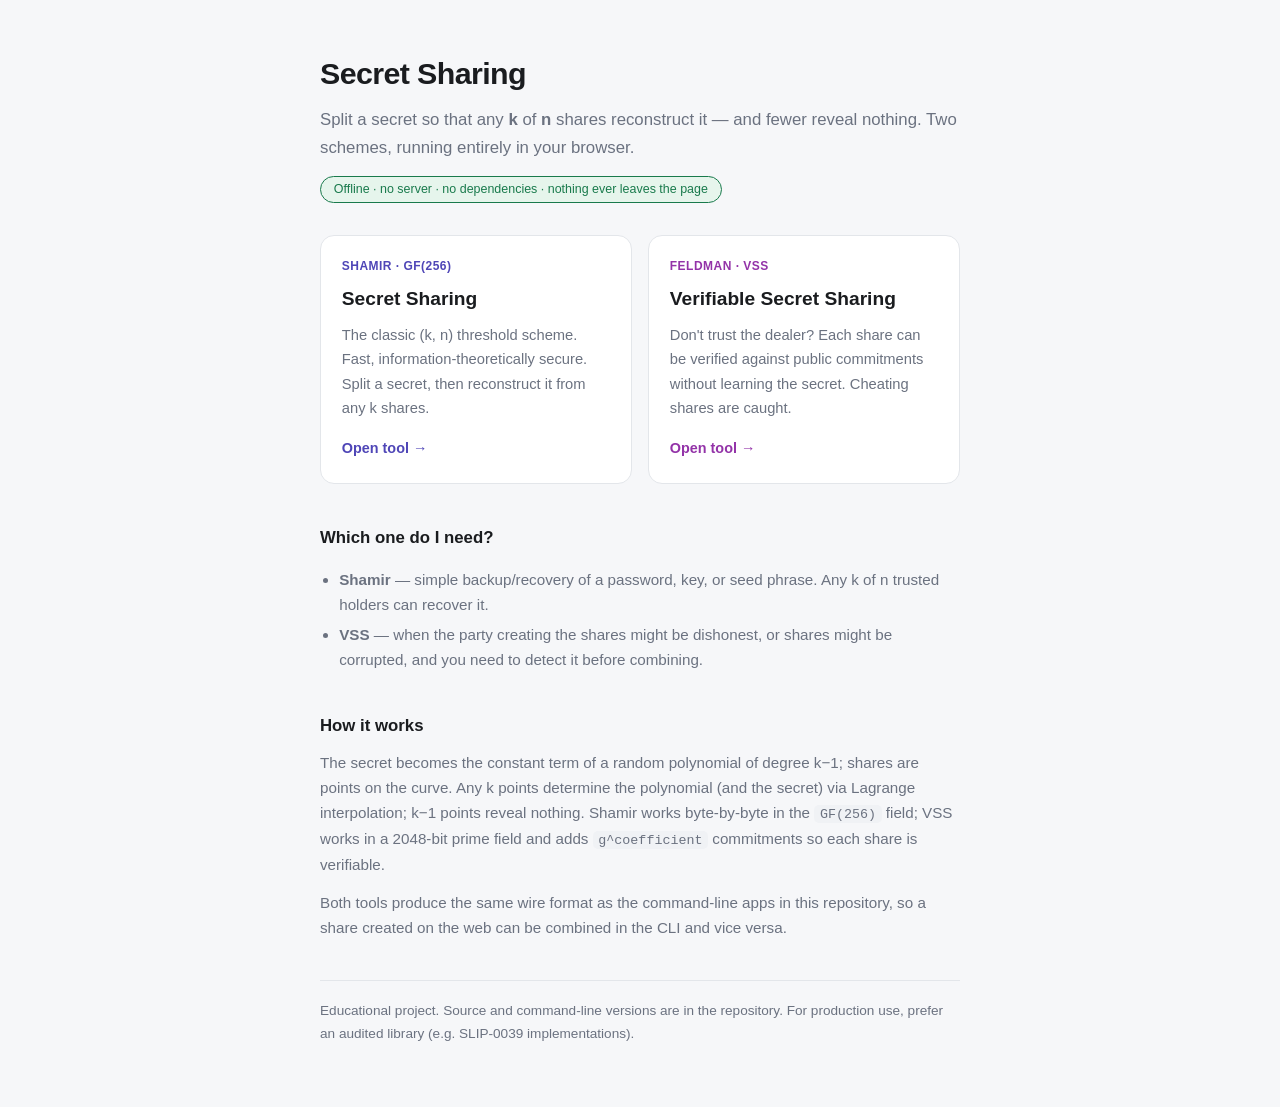
<file: index.html>
<!DOCTYPE html>
<html lang="en">
<head>
<meta charset="utf-8">
<meta name="viewport" content="width=device-width, initial-scale=1">
<title>Secret Sharing — Shamir &amp; Feldman VSS</title>
<style>
:root {
  --bg:#f6f7f9; --surface:#fff; --surface-2:#f0f2f5; --text:#1a1c1f; --muted:#6b7280;
  --border:#e3e6ea; --accent:#4f46b7; --accent-ink:#fff; --ok:#197a4c; --ok-bg:#e6f5ec;
  --magenta:#9333a8; --mono:ui-monospace,"SF Mono",Menlo,Consolas,monospace;
}
@media (prefers-color-scheme:dark){:root{
  --bg:#16181c; --surface:#1e2126; --surface-2:#262a30; --text:#e8eaed; --muted:#9aa0aa;
  --border:#333840; --accent:#8b82e6; --accent-ink:#16181c; --ok:#6bd39a; --ok-bg:#17301f;
  --magenta:#d08be6;
}}
*{box-sizing:border-box}
body{margin:0;background:var(--bg);color:var(--text);line-height:1.65;
  font-family:-apple-system,BlinkMacSystemFont,"Segoe UI",Roboto,sans-serif}
.wrap{max-width:680px;margin:0 auto;padding:3rem 1.25rem 4rem}
h1{margin:0 0 .5rem;font-size:1.9rem;letter-spacing:-.02em}
.lead{margin:0 0 .5rem;color:var(--muted);font-size:1.05rem}
.badge{display:inline-block;margin:.4rem 0 2rem;font-size:.78rem;color:var(--ok);
  background:var(--ok-bg);border:1px solid var(--ok);border-radius:20px;padding:.15rem .8rem}
.cards{display:grid;gap:1rem;grid-template-columns:1fr 1fr}
@media (max-width:560px){.cards{grid-template-columns:1fr}}
.card{display:block;text-decoration:none;color:inherit;background:var(--surface);
  border:1px solid var(--border);border-radius:14px;padding:1.3rem 1.3rem 1.4rem;transition:border-color .15s,transform .15s}
.card:hover{border-color:var(--accent);transform:translateY(-2px)}
.card .kicker{font-size:.75rem;font-weight:600;text-transform:uppercase;letter-spacing:.04em;color:var(--accent)}
.card.vss .kicker{color:var(--magenta)}
.card h2{margin:.4rem 0 .5rem;font-size:1.2rem}
.card p{margin:0 0 .9rem;color:var(--muted);font-size:.92rem}
.card .go{font-size:.9rem;font-weight:600;color:var(--accent)}
.card.vss .go{color:var(--magenta)}
.section{margin-top:2.5rem}
.section h3{font-size:1.05rem;margin:0 0 .6rem}
.section p{margin:0 0 .8rem;color:var(--muted);font-size:.95rem}
.section code{font-family:var(--mono);background:var(--surface-2);padding:.1rem .35rem;border-radius:5px;font-size:.88em}
ul{padding-left:1.2rem;color:var(--muted);font-size:.95rem}
li{margin-bottom:.3rem}
.foot{margin-top:2.5rem;padding-top:1.2rem;border-top:1px solid var(--border);color:var(--muted);font-size:.85rem}
a.inline{color:var(--accent)}
</style>
</head>
<body>
<main class="wrap">
  <h1>Secret Sharing</h1>
  <p class="lead">Split a secret so that any <b>k</b> of <b>n</b> shares reconstruct it — and fewer reveal nothing. Two schemes, running entirely in your browser.</p>
  <span class="badge">Offline · no server · no dependencies · nothing ever leaves the page</span>

  <div class="cards">
    <a class="card" href="shamir.html">
      <div class="kicker">Shamir · GF(256)</div>
      <h2>Secret Sharing</h2>
      <p>The classic (k, n) threshold scheme. Fast, information-theoretically secure. Split a secret, then reconstruct it from any k shares.</p>
      <span class="go">Open tool →</span>
    </a>
    <a class="card vss" href="vss.html">
      <div class="kicker">Feldman · VSS</div>
      <h2>Verifiable Secret Sharing</h2>
      <p>Don't trust the dealer? Each share can be verified against public commitments without learning the secret. Cheating shares are caught.</p>
      <span class="go">Open tool →</span>
    </a>
  </div>

  <div class="section">
    <h3>Which one do I need?</h3>
    <ul>
      <li><b>Shamir</b> — simple backup/recovery of a password, key, or seed phrase. Any k of n trusted holders can recover it.</li>
      <li><b>VSS</b> — when the party creating the shares might be dishonest, or shares might be corrupted, and you need to detect it before combining.</li>
    </ul>
  </div>

  <div class="section">
    <h3>How it works</h3>
    <p>The secret becomes the constant term of a random polynomial of degree k−1; shares are points on the curve. Any k points determine the polynomial (and the secret) via Lagrange interpolation; k−1 points reveal nothing. Shamir works byte-by-byte in the <code>GF(256)</code> field; VSS works in a 2048-bit prime field and adds <code>g^coefficient</code> commitments so each share is verifiable.</p>
    <p>Both tools produce the same wire format as the command-line apps in this repository, so a share created on the web can be combined in the CLI and vice versa.</p>
  </div>

  <div class="foot">
    Educational project. Source and command-line versions are in the repository.
    For production use, prefer an audited library (e.g. SLIP-0039 implementations).
  </div>
</main>
</body>
</html>
</file>
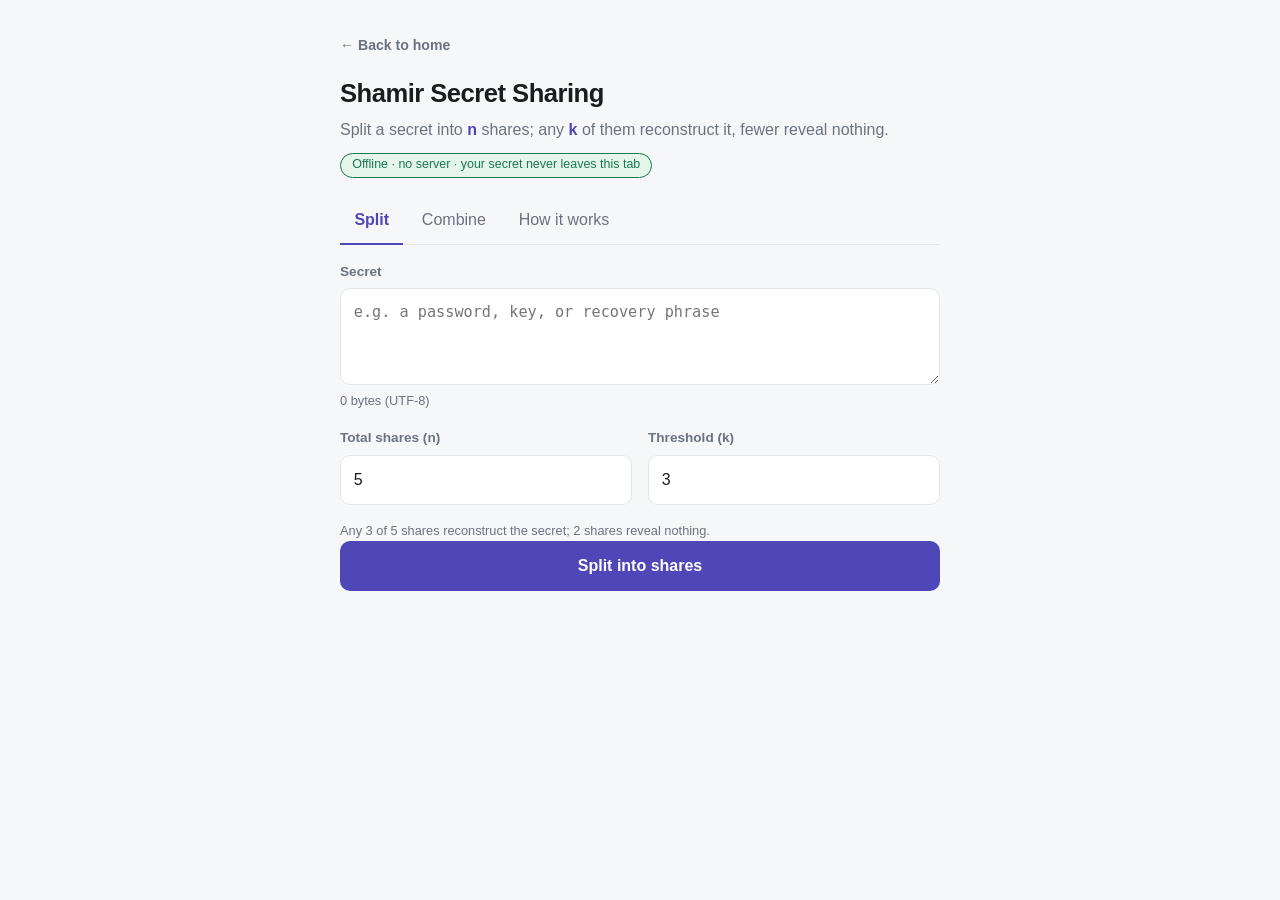
<file: shamir.html>
<!DOCTYPE html>
<html lang="en">
<head>
<meta charset="utf-8">
<meta name="viewport" content="width=device-width, initial-scale=1">
<title>Shamir Secret Sharing</title>
<style>
:root {
  --bg:#f6f7f9; --surface:#fff; --surface-2:#f0f2f5; --text:#1a1c1f; --muted:#6b7280;
  --border:#e3e6ea; --accent:#4f46b7; --accent-ink:#fff; --ok:#197a4c; --ok-bg:#e6f5ec;
  --warn:#8a5a00; --warn-bg:#fdf3e0; --err:#b23b3b; --err-bg:#fcebeb;
  --mono:ui-monospace,"SF Mono","Cascadia Code",Menlo,Consolas,monospace; --radius:12px;
}
@media (prefers-color-scheme:dark){:root{
  --bg:#16181c; --surface:#1e2126; --surface-2:#262a30; --text:#e8eaed; --muted:#9aa0aa;
  --border:#333840; --accent:#8b82e6; --accent-ink:#16181c; --ok:#6bd39a; --ok-bg:#17301f;
  --warn:#e0b060; --warn-bg:#332711; --err:#ec8080; --err-bg:#331717;
}}
*{box-sizing:border-box}
body{margin:0;background:var(--bg);color:var(--text);line-height:1.6;
  font-family:-apple-system,BlinkMacSystemFont,"Segoe UI",Roboto,sans-serif}
.wrap{max-width:640px;margin:0 auto;padding:2rem 1.25rem 4rem}
.home-link{display:inline-flex;align-items:center;gap:.35rem;margin-bottom:1rem;color:var(--muted);
  font-size:.88rem;font-weight:600;text-decoration:none}
.home-link:hover{color:var(--accent)}
.home-link:focus-visible{outline:2px solid var(--accent);outline-offset:4px;border-radius:4px}
.top h1{margin:0 0 .25rem;font-size:1.6rem;letter-spacing:-.02em}
.top .sub{margin:0;color:var(--muted)}
.top b{color:var(--accent);font-weight:600}
.badge{display:inline-block;margin-top:.6rem;font-size:.78rem;color:var(--ok);
  background:var(--ok-bg);border:1px solid var(--ok);border-radius:20px;padding:.1rem .7rem}
.tabs{display:flex;gap:.25rem;margin:1.25rem 0 1rem;border-bottom:1px solid var(--border)}
.tab{appearance:none;border:0;background:none;cursor:pointer;padding:.6rem .9rem;
  font:inherit;color:var(--muted);border-bottom:2px solid transparent;margin-bottom:-1px}
.tab:hover{color:var(--text)}
.tab.is-active{color:var(--accent);border-bottom-color:var(--accent);font-weight:600}
.panel{display:none}
.panel.is-active{display:block;animation:fade .2s ease}
@keyframes fade{from{opacity:0;transform:translateY(4px)}to{opacity:1;transform:none}}
.field{display:flex;flex-direction:column;gap:.35rem;margin-bottom:1rem}
.label{font-size:.85rem;font-weight:600;color:var(--muted)}
textarea,input[type=number]{font:inherit;color:var(--text);background:var(--surface);
  border:1px solid var(--border);border-radius:10px;padding:.7rem .8rem;width:100%;resize:vertical}
textarea{font-family:var(--mono);font-size:.95rem}
textarea:focus,input:focus{outline:2px solid var(--accent);border-color:transparent}
.row{display:flex;gap:1rem}
.row .field{flex:1}
.hint{font-size:.8rem;color:var(--muted);margin:0}
.muted{color:var(--muted)}
button.primary{appearance:none;border:0;cursor:pointer;font:inherit;font-weight:600;
  background:var(--accent);color:var(--accent-ink);padding:.75rem 1.2rem;border-radius:10px;width:100%}
button.primary:hover{filter:brightness(1.08)}
button.primary.grow{width:auto;flex:1}
button.ghost{appearance:none;cursor:pointer;font:inherit;font-size:.82rem;background:var(--surface-2);
  color:var(--text);border:1px solid var(--border);border-radius:8px;padding:.35rem .7rem}
button.ghost:hover{border-color:var(--accent)}
.filebtn{display:inline-flex;align-items:center;cursor:pointer;font-weight:600;background:var(--surface-2);
  color:var(--text);border:1px solid var(--border);border-radius:10px;padding:.75rem 1rem;white-space:nowrap}
.filebtn:hover{border-color:var(--accent)}
.error{background:var(--err-bg);color:var(--err);border-radius:10px;padding:.6rem .8rem;margin:.5rem 0 0;font-size:.9rem}
.warn{background:var(--warn-bg);color:var(--warn);border-radius:10px;padding:.6rem .8rem;font-size:.85rem}
.result-head{display:flex;align-items:center;justify-content:space-between;gap:.5rem;margin:1.5rem 0 .75rem;flex-wrap:wrap}
.result-head span{font-weight:600}
.actions{display:flex;gap:.4rem}
.shares{list-style:none;padding:0;margin:0 0 1rem;display:flex;flex-direction:column;gap:.5rem}
.share{display:flex;align-items:center;gap:.6rem;background:var(--surface);border:1px solid var(--border);
  border-radius:10px;padding:.55rem .7rem}
.share .idx{flex:0 0 auto;font-size:.8rem;font-weight:600;color:var(--accent);background:var(--surface-2);
  border-radius:6px;padding:.15rem .5rem}
.share code{flex:1;font-family:var(--mono);font-size:.82rem;word-break:break-all}
.secret-out{font-family:var(--mono);font-size:1.05rem;word-break:break-word;background:var(--ok-bg);
  color:var(--ok);border:1px solid var(--ok);border-radius:10px;padding:.9rem 1rem;margin:.35rem 0 1rem}
.about p{margin:0 0 .9rem}
.about ul{margin:0 0 .9rem;padding-left:1.2rem}
.about li{margin-bottom:.3rem}
.about code{font-family:var(--mono);background:var(--surface-2);padding:.1rem .35rem;border-radius:5px;font-size:.9em}
.about b{font-weight:600}
.toast{position:fixed;bottom:1.5rem;left:50%;transform:translateX(-50%);background:var(--text);
  color:var(--bg);padding:.5rem 1rem;border-radius:8px;font-size:.85rem;opacity:0;transition:opacity .2s;pointer-events:none}
.toast.show{opacity:1}
</style>
</head>
<body>
<main class="wrap">
  <a class="home-link" href="index.html" aria-label="Back to home">&larr; Back to home</a>
  <header class="top">
    <h1>Shamir Secret Sharing</h1>
    <p class="sub">Split a secret into <b>n</b> shares; any <b>k</b> of them reconstruct it, fewer reveal nothing.</p>
    <span class="badge">Offline · no server · your secret never leaves this tab</span>
  </header>

  <nav class="tabs" role="tablist">
    <button class="tab is-active" data-tab="split" role="tab">Split</button>
    <button class="tab" data-tab="combine" role="tab">Combine</button>
    <button class="tab" data-tab="about" role="tab">How it works</button>
  </nav>

  <section class="panel is-active" data-panel="split">
    <label class="field">
      <span class="label">Secret</span>
      <textarea id="secret" rows="3" placeholder="e.g. a password, key, or recovery phrase"></textarea>
      <span class="hint" id="secret-hint">0 bytes</span>
    </label>
    <div class="row">
      <label class="field"><span class="label">Total shares (n)</span>
        <input id="n" type="number" min="2" max="255" value="5"></label>
      <label class="field"><span class="label">Threshold (k)</span>
        <input id="k" type="number" min="2" max="255" value="3"></label>
    </div>
    <p class="hint" id="scheme-hint"></p>
    <button class="primary" id="do-split">Split into shares</button>
    <p class="error" id="split-error" hidden></p>
    <div id="split-result" hidden>
      <div class="result-head">
        <span id="split-summary"></span>
        <div class="actions">
          <button class="ghost" id="copy-all">Copy all</button>
          <button class="ghost" id="download-all">Download .txt</button>
        </div>
      </div>
      <ul class="shares" id="shares"></ul>
      <p class="warn">Store the shares in different places. If you lose more than n−k of them the secret is unrecoverable.</p>
    </div>
  </section>

  <section class="panel" data-panel="combine">
    <label class="field">
      <span class="label">Shares</span>
      <textarea id="shares-in" rows="6" placeholder="Paste one share per line:&#10;SSS1-....&#10;SSS1-...."></textarea>
      <span class="hint">One share per line. You can paste them or load from files.</span>
    </label>
    <div class="row">
      <label class="filebtn">Add from file(s)
        <input id="file-in" type="file" accept=".txt" multiple hidden></label>
      <button class="primary grow" id="do-combine">Reconstruct the secret</button>
    </div>
    <p class="error" id="combine-error" hidden></p>
    <div id="combine-result" hidden>
      <span class="label">Reconstructed secret</span>
      <div class="secret-out" id="secret-out"></div>
      <p class="warn" id="combine-warn" hidden></p>
    </div>
  </section>

  <section class="panel" data-panel="about">
    <div class="about">
      <p>A <b>(k, n) threshold scheme</b>: the secret is the constant term of a secret polynomial of degree (k-1). Shares are points on that curve.</p>
      <ul>
        <li><b>Any k shares</b> determine the curve uniquely → the secret is recovered.</li>
        <li><b>Fewer than k shares</b> fit infinitely many curves → zero information (every secret equally likely).</li>
      </ul>
      <p>The secret is converted to UTF-8 bytes and each byte is shared independently in the <b>GF(256)</b> finite field (addition = XOR, multiplication modulo the AES polynomial). This prevents overflow and leakage.</p>
      <p class="muted">All computation runs inside your browser; nothing is sent anywhere. Randomness is cryptographic via <code>crypto.getRandomValues</code>. For educational use.</p>
    </div>
  </section>
</main>

<script>
"use strict";

/* ─── GF(256) finite-field arithmetic (AES polynomial 0x11B) ──────────────── */
const EXP = new Uint8Array(512), LOG = new Uint8Array(256);
(function buildTables(){
  const mulNoTable = (a,b)=>{ let p=0; while(b){ if(b&1)p^=a; b>>=1; a<<=1; if(a&0x100)a^=0x11b; } return p; };
  let x = 1;
  for(let i=0;i<255;i++){ EXP[i]=x; LOG[x]=i; x = mulNoTable(x, 3); }
  for(let i=255;i<512;i++) EXP[i] = EXP[i-255];
})();
const gmul = (a,b)=> (a===0||b===0) ? 0 : EXP[LOG[a]+LOG[b]];
const gdiv = (a,b)=>{ if(b===0) throw new Error("division by zero"); return a===0 ? 0 : EXP[LOG[a]-LOG[b]+255]; };
function evalPoly(coeffs, x){ let r=0; for(let i=coeffs.length-1;i>=0;i--) r = gmul(r,x) ^ coeffs[i]; return r; }
function lagrangeAt0(points){
  let result=0;
  for(let i=0;i<points.length;i++){
    let num=1, den=1;
    for(let j=0;j<points.length;j++){
      if(i===j) continue;
      num = gmul(num, points[j].x);
      den = gmul(den, points[i].x ^ points[j].x);
    }
    result ^= gmul(points[i].y, gdiv(num, den));
  }
  return result;
}

/* ─── Split / combine ─────────────────────────────────────────────────────── */
function splitSecret(bytes, k, n){
  if(bytes.length===0) throw new Error("The secret cannot be empty.");
  if(k<2) throw new Error("The threshold (k) must be at least 2.");
  if(n<k) throw new Error("The number of shares (n) cannot be less than the threshold (k).");
  if(n>255) throw new Error("The number of shares can be at most 255.");
  const xs = Array.from({length:n},(_,i)=>i+1);
  const ys = xs.map(()=>[]);
  for(const sb of bytes){
    const coeffs = [sb];
    const rnd = new Uint8Array(k-1);
    crypto.getRandomValues(rnd);
    for(const r of rnd) coeffs.push(r);
    xs.forEach((x,idx)=> ys[idx].push(evalPoly(coeffs, x)));
  }
  return xs.map((x,idx)=>({x, y:Uint8Array.from(ys[idx])}));
}
function combineShares(shares){
  const len = shares[0].y.length;
  const out = new Uint8Array(len);
  for(let bi=0; bi<len; bi++){
    const points = shares.map(s=>({x:s.x, y:s.y[bi]}));
    out[bi] = lagrangeAt0(points);
  }
  return out;
}

/* ─── Share encoding:  SSS1-<setid>-<k>-<x>-<hexY>-<crc>  (matches Python) ── */
function crc16(str){                              // same as zlib.crc32 & 0xFFFF
  let crc = ~0 >>> 0;
  for(let i=0;i<str.length;i++){
    crc ^= str.charCodeAt(i);
    for(let j=0;j<8;j++) crc = (crc>>>1) ^ (0xEDB88320 & -(crc & 1));
  }
  return (~crc >>> 0) & 0xFFFF;
}
const hex2 = b => b.toString(16).padStart(2,"0");
const hex4 = n => (n & 0xFFFF).toString(16).padStart(4,"0");
const bytesToHex = u8 => Array.from(u8, hex2).join("");
function hexToBytes(h){
  if(h.length%2) throw new Error("odd-length hex");
  const out = new Uint8Array(h.length/2);
  for(let i=0;i<out.length;i++){
    const v = parseInt(h.substr(i*2,2),16);
    if(Number.isNaN(v)) throw new Error("invalid hex");
    out[i]=v;
  }
  return out;
}
const newSetId = () => crypto.getRandomValues(new Uint16Array(1))[0];

function encodeShare(x, y, k, setId){
  const body = `SSS1-${hex4(setId)}-${k}-${x}-${bytesToHex(y)}`;
  return `${body}-${hex4(crc16(body))}`;
}
function decodeShare(text){
  const parts = text.trim().split("-");
  if(parts.length!==6 || parts[0]!=="SSS1")
    throw new Error("Unrecognized share format (expected SSS1-<setid>-<k>-<x>-<hex>-<crc>).");
  const body = parts.slice(0,5).join("-");
  if(crc16(body) !== parseInt(parts[5],16))
    throw new Error("Checksum mismatch — the share may be mistyped.");
  const setId = parseInt(parts[1],16), k = parseInt(parts[2],10), x = parseInt(parts[3],10);
  const y = hexToBytes(parts[4]);
  if(!(x>=1 && x<=255)) throw new Error(`Invalid share number x=${x}.`);
  if(!(k>=2)) throw new Error(`Invalid threshold k=${k}.`);
  if(y.length===0) throw new Error("The share's data part is empty.");
  return {setId, threshold:k, x, y};
}

/* ─── UI ────────────────────────────────────────────────────────────────────── */
const $ = s=>document.querySelector(s), $$ = s=>document.querySelectorAll(s);
const enc = new TextEncoder();

$$(".tab").forEach(tab=> tab.addEventListener("click", ()=>{
  $$(".tab").forEach(t=>t.classList.remove("is-active"));
  $$(".panel").forEach(p=>p.classList.remove("is-active"));
  tab.classList.add("is-active");
  $(`.panel[data-panel="${tab.dataset.tab}"]`).classList.add("is-active");
}));

function toast(msg){
  let el=$(".toast");
  if(!el){ el=document.createElement("div"); el.className="toast"; document.body.appendChild(el); }
  el.textContent=msg; el.classList.add("show");
  clearTimeout(el._t); el._t=setTimeout(()=>el.classList.remove("show"),1600);
}
async function copyText(text){
  try{ await navigator.clipboard.writeText(text); toast("Copied"); }
  catch{
    const ta=document.createElement("textarea"); ta.value=text; document.body.appendChild(ta);
    ta.select(); try{ document.execCommand("copy"); toast("Copied"); }catch{ toast("Copy failed"); }
    ta.remove();
  }
}

const secretEl=$("#secret"), nEl=$("#n"), kEl=$("#k"),
      secretHint=$("#secret-hint"), schemeHint=$("#scheme-hint");
function updateHints(){
  secretHint.textContent = `${enc.encode(secretEl.value).length} bytes (UTF-8)`;
  const n=parseInt(nEl.value,10), k=parseInt(kEl.value,10);
  if(Number.isInteger(n)&&Number.isInteger(k)&&n>=2&&k>=2&&k<=n){
    schemeHint.textContent=`Any ${k} of ${n} shares reconstruct the secret; ${k-1} shares reveal nothing.`;
    schemeHint.style.color="";
  }else if(k>n){ schemeHint.textContent="The threshold (k) cannot exceed the number of shares (n)."; schemeHint.style.color="var(--err)"; }
  else{ schemeHint.textContent="n and k must be at least 2."; schemeHint.style.color="var(--err)"; }
}
[secretEl,nEl,kEl].forEach(el=>el.addEventListener("input",updateHints));
updateHints();

let lastShares=[];
$("#do-split").addEventListener("click", ()=>{
  const err=$("#split-error"), result=$("#split-result");
  err.hidden=true;
  try{
    const n=parseInt(nEl.value,10), k=parseInt(kEl.value,10);
    if(!Number.isInteger(n)||!Number.isInteger(k)) throw new Error("n and k must be integers.");
    const bytes=enc.encode(secretEl.value);
    const shares=splitSecret(bytes,k,n);
    const setId=newSetId();
    lastShares=shares.map(s=>encodeShare(s.x,s.y,k,setId));
    $("#split-summary").textContent=`${n} shares · threshold ${k} · set ${hex4(setId)}`;
    const ul=$("#shares"); ul.innerHTML="";
    lastShares.forEach((line,i)=>{
      const li=document.createElement("li"); li.className="share";
      const idx=document.createElement("span"); idx.className="idx"; idx.textContent=`Share ${i+1}`;
      const code=document.createElement("code"); code.textContent=line;
      const copy=document.createElement("button"); copy.className="ghost"; copy.textContent="Copy";
      copy.addEventListener("click",()=>copyText(line));
      li.append(idx,code,copy); ul.appendChild(li);
    });
    result.hidden=false;
  }catch(e){ err.textContent=e.message; err.hidden=false; result.hidden=true; }
});
$("#copy-all").addEventListener("click",()=>copyText(lastShares.join("\n")));
$("#download-all").addEventListener("click",()=>{
  const header="# Shamir Secret Sharing shares\n# One share per line. Combining requires a threshold number of shares.\n";
  const blob=new Blob([header+lastShares.join("\n")+"\n"],{type:"text/plain"});
  const a=document.createElement("a"); a.href=URL.createObjectURL(blob);
  a.download="shamir-shares.txt"; a.click(); URL.revokeObjectURL(a.href);
});

const sharesIn=$("#shares-in");
$("#file-in").addEventListener("change", async e=>{
  const texts=await Promise.all([...e.target.files].map(f=>f.text()));
  const lines=texts.join("\n").split(/\r?\n/).map(l=>l.trim()).filter(l=>l&&!l.startsWith("#"));
  const existing=sharesIn.value.trim();
  sharesIn.value=(existing?existing+"\n":"")+lines.join("\n");
  e.target.value=""; toast(`${lines.length} shares added`);
});
$("#do-combine").addEventListener("click", ()=>{
  const err=$("#combine-error"), result=$("#combine-result"), warn=$("#combine-warn");
  err.hidden=true;
  try{
    const lines=sharesIn.value.split(/\r?\n/).map(l=>l.trim()).filter(Boolean);
    const parsed=[]; const seen=new Set();
    for(const line of lines){
      const s=decodeShare(line);          // errors are caught with their message
      if(seen.has(s.x)) continue;
      seen.add(s.x); parsed.push(s);
    }
    if(parsed.length<2) throw new Error("At least two valid, unique shares are needed.");
    const setIds=new Set(parsed.map(s=>s.setId));
    const k=Math.min(...parsed.map(s=>s.threshold));
    if(parsed.length<k) throw new Error(`Not enough shares: ${parsed.length} present, at least ${k} required.`);
    const lengths=new Set(parsed.map(s=>s.y.length));
    if(lengths.size>1) throw new Error("Shares have different lengths — they may belong to different secrets.");
    const secret=combineShares(parsed);
    const out=$("#secret-out");
    try{
      out.textContent=new TextDecoder("utf-8",{fatal:true}).decode(secret);
    }catch{
      out.textContent="Raw bytes (hex): "+bytesToHex(secret);
    }
    if(setIds.size>1){
      warn.textContent="Shares come from different splits (set ids differ); the result may be meaningless.";
      warn.hidden=false;
    }else warn.hidden=true;
    result.hidden=false;
  }catch(e){ err.textContent=e.message; err.hidden=false; result.hidden=true; }
});
</script>
</body>
</html>
</file>
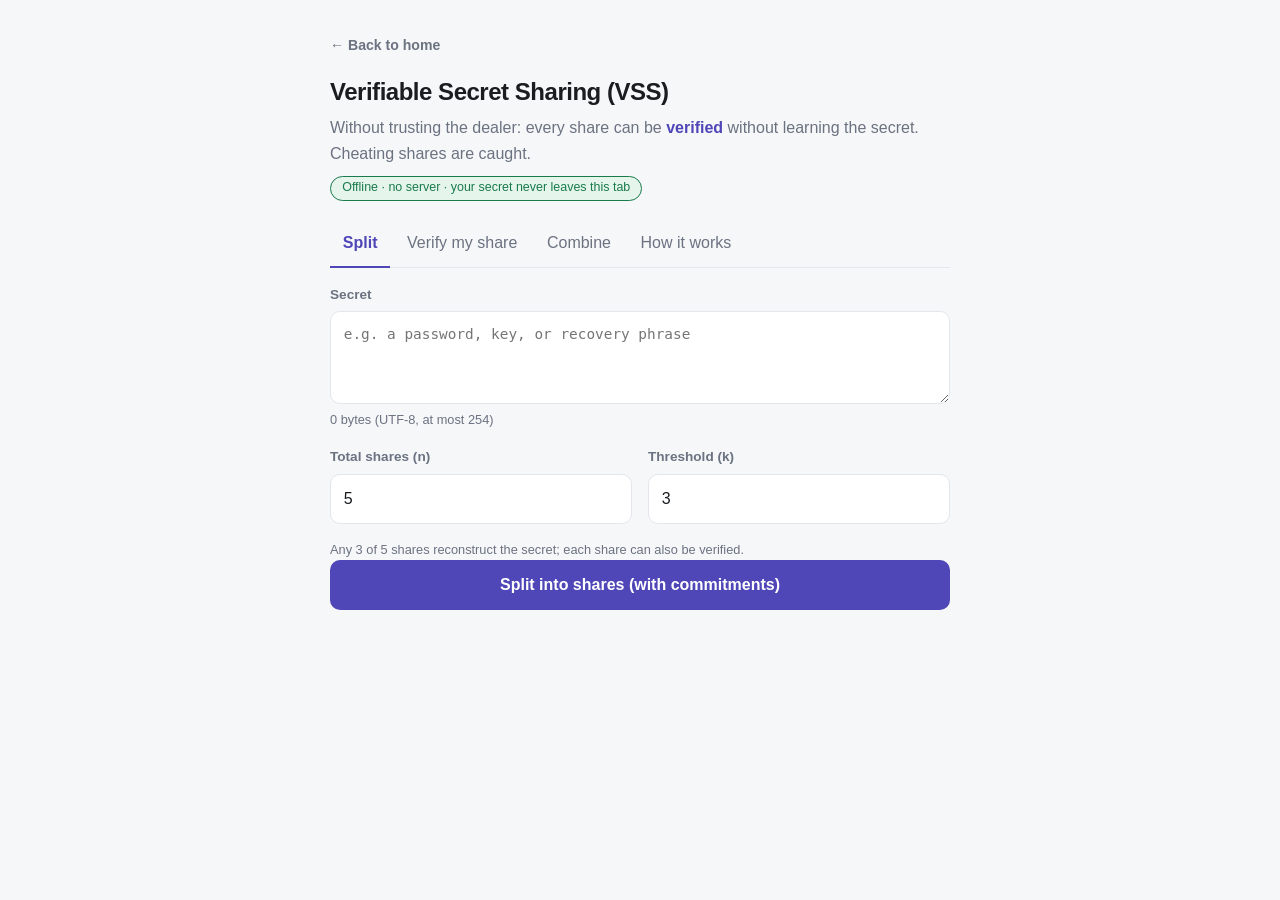
<file: vss.html>
<!DOCTYPE html>
<html lang="en">
<head>
<meta charset="utf-8">
<meta name="viewport" content="width=device-width, initial-scale=1">
<title>Verifiable Secret Sharing (VSS)</title>
<style>
:root {
  --bg:#f6f7f9; --surface:#fff; --surface-2:#f0f2f5; --text:#1a1c1f; --muted:#6b7280;
  --border:#e3e6ea; --accent:#4f46b7; --accent-ink:#fff; --ok:#197a4c; --ok-bg:#e6f5ec;
  --warn:#8a5a00; --warn-bg:#fdf3e0; --err:#b23b3b; --err-bg:#fcebeb; --magenta:#9333a8;
  --mono:ui-monospace,"SF Mono","Cascadia Code",Menlo,Consolas,monospace; --radius:12px;
}
@media (prefers-color-scheme:dark){:root{
  --bg:#16181c; --surface:#1e2126; --surface-2:#262a30; --text:#e8eaed; --muted:#9aa0aa;
  --border:#333840; --accent:#8b82e6; --accent-ink:#16181c; --ok:#6bd39a; --ok-bg:#17301f;
  --warn:#e0b060; --warn-bg:#332711; --err:#ec8080; --err-bg:#331717; --magenta:#d08be6;
}}
*{box-sizing:border-box}
body{margin:0;background:var(--bg);color:var(--text);line-height:1.6;
  font-family:-apple-system,BlinkMacSystemFont,"Segoe UI",Roboto,sans-serif}
.wrap{max-width:660px;margin:0 auto;padding:2rem 1.25rem 4rem}
.home-link{display:inline-flex;align-items:center;gap:.35rem;margin-bottom:1rem;color:var(--muted);
  font-size:.88rem;font-weight:600;text-decoration:none}
.home-link:hover{color:var(--accent)}
.home-link:focus-visible{outline:2px solid var(--accent);outline-offset:4px;border-radius:4px}
.top h1{margin:0 0 .25rem;font-size:1.5rem;letter-spacing:-.02em}
.top .sub{margin:0;color:var(--muted)}
.top b{color:var(--accent);font-weight:600}
.badge{display:inline-block;margin-top:.6rem;font-size:.78rem;color:var(--ok);
  background:var(--ok-bg);border:1px solid var(--ok);border-radius:20px;padding:.1rem .7rem}
.tabs{display:flex;gap:.25rem;margin:1.25rem 0 1rem;border-bottom:1px solid var(--border);flex-wrap:wrap}
.tab{appearance:none;border:0;background:none;cursor:pointer;padding:.6rem .8rem;
  font:inherit;color:var(--muted);border-bottom:2px solid transparent;margin-bottom:-1px}
.tab:hover{color:var(--text)}
.tab.is-active{color:var(--accent);border-bottom-color:var(--accent);font-weight:600}
.panel{display:none}
.panel.is-active{display:block;animation:fade .2s ease}
@keyframes fade{from{opacity:0;transform:translateY(4px)}to{opacity:1;transform:none}}
.field{display:flex;flex-direction:column;gap:.35rem;margin-bottom:1rem}
.label{font-size:.85rem;font-weight:600;color:var(--muted)}
textarea,input[type=number]{font:inherit;color:var(--text);background:var(--surface);
  border:1px solid var(--border);border-radius:10px;padding:.7rem .8rem;width:100%;resize:vertical}
textarea{font-family:var(--mono);font-size:.9rem}
textarea:focus,input:focus{outline:2px solid var(--accent);border-color:transparent}
.row{display:flex;gap:1rem}
.row .field{flex:1}
.hint{font-size:.8rem;color:var(--muted);margin:0}
.muted{color:var(--muted)}
button.primary{appearance:none;border:0;cursor:pointer;font:inherit;font-weight:600;
  background:var(--accent);color:var(--accent-ink);padding:.75rem 1.2rem;border-radius:10px;width:100%}
button.primary:hover{filter:brightness(1.08)}
button.ghost{appearance:none;cursor:pointer;font:inherit;font-size:.82rem;background:var(--surface-2);
  color:var(--text);border:1px solid var(--border);border-radius:8px;padding:.35rem .7rem}
button.ghost:hover{border-color:var(--accent)}
.error{background:var(--err-bg);color:var(--err);border-radius:10px;padding:.6rem .8rem;margin:.5rem 0 0;font-size:.9rem}
.warn{background:var(--warn-bg);color:var(--warn);border-radius:10px;padding:.6rem .8rem;font-size:.85rem}
.result-head{display:flex;align-items:center;justify-content:space-between;gap:.5rem;margin:1.5rem 0 .5rem;flex-wrap:wrap}
.result-head span{font-weight:600}
.actions{display:flex;gap:.4rem}
.shares{list-style:none;padding:0;margin:0 0 1rem;display:flex;flex-direction:column;gap:.5rem}
.share{display:flex;align-items:center;gap:.6rem;background:var(--surface);border:1px solid var(--border);
  border-radius:10px;padding:.55rem .7rem}
.share .idx{flex:0 0 auto;font-size:.8rem;font-weight:600;color:var(--accent);background:var(--surface-2);
  border-radius:6px;padding:.15rem .5rem}
.share code{flex:1;font-family:var(--mono);font-size:.78rem;word-break:break-all}
.commit-box{background:var(--surface);border:1px solid var(--magenta);border-radius:10px;
  padding:.6rem .7rem;margin:.35rem 0 1rem}
.commit-box .lbl{font-size:.8rem;font-weight:600;color:var(--magenta);display:block;margin-bottom:.3rem}
.commit-box code{font-family:var(--mono);font-size:.75rem;word-break:break-all;color:var(--text)}
.secret-out{font-family:var(--mono);font-size:1.05rem;word-break:break-word;background:var(--ok-bg);
  color:var(--ok);border:1px solid var(--ok);border-radius:10px;padding:.9rem 1rem;margin:.35rem 0 1rem}
.verdict{border-radius:10px;padding:.9rem 1rem;margin:.5rem 0;font-weight:600}
.verdict.ok{background:var(--ok-bg);color:var(--ok);border:1px solid var(--ok)}
.verdict.bad{background:var(--err-bg);color:var(--err);border:1px solid var(--err)}
.about p{margin:0 0 .9rem}
.about ul{margin:0 0 .9rem;padding-left:1.2rem}
.about li{margin-bottom:.3rem}
.about code{font-family:var(--mono);background:var(--surface-2);padding:.1rem .35rem;border-radius:5px;font-size:.9em}
.about b{font-weight:600}
.toast{position:fixed;bottom:1.5rem;left:50%;transform:translateX(-50%);background:var(--text);
  color:var(--bg);padding:.5rem 1rem;border-radius:8px;font-size:.85rem;opacity:0;transition:opacity .2s;pointer-events:none}
.toast.show{opacity:1}
</style>
</head>
<body>
<main class="wrap">
  <a class="home-link" href="index.html" aria-label="Back to home">&larr; Back to home</a>
  <header class="top">
    <h1>Verifiable Secret Sharing (VSS)</h1>
    <p class="sub">Without trusting the dealer: every share can be <b>verified</b> without learning the secret. Cheating shares are caught.</p>
    <span class="badge">Offline · no server · your secret never leaves this tab</span>
  </header>

  <nav class="tabs" role="tablist">
    <button class="tab is-active" data-tab="split" role="tab">Split</button>
    <button class="tab" data-tab="verify" role="tab">Verify my share</button>
    <button class="tab" data-tab="combine" role="tab">Combine</button>
    <button class="tab" data-tab="about" role="tab">How it works</button>
  </nav>

  <!-- SPLIT -->
  <section class="panel is-active" data-panel="split">
    <label class="field">
      <span class="label">Secret</span>
      <textarea id="secret" rows="3" placeholder="e.g. a password, key, or recovery phrase"></textarea>
      <span class="hint" id="secret-hint">0 bytes</span>
    </label>
    <div class="row">
      <label class="field"><span class="label">Total shares (n)</span>
        <input id="n" type="number" min="2" max="255" value="5"></label>
      <label class="field"><span class="label">Threshold (k)</span>
        <input id="k" type="number" min="2" max="255" value="3"></label>
    </div>
    <p class="hint" id="scheme-hint"></p>
    <button class="primary" id="do-split">Split into shares (with commitments)</button>
    <p class="error" id="split-error" hidden></p>
    <div id="split-result" hidden>
      <div class="result-head">
        <span id="split-summary"></span>
        <div class="actions">
          <button class="ghost" id="copy-shares">Copy shares</button>
          <button class="ghost" id="download-all">Download .txt</button>
        </div>
      </div>
      <ul class="shares" id="shares"></ul>
      <div class="commit-box">
        <span class="lbl">Commitments (public — share these for verification)</span>
        <code id="commit-text"></code>
        <div style="margin-top:.5rem"><button class="ghost" id="copy-commit">Copy commitments</button></div>
      </div>
      <p class="warn">Keep the shares secret, share the commitments openly. Shareholders can check their share under "Verify my share".</p>
    </div>
  </section>

  <!-- VERIFY -->
  <section class="panel" data-panel="verify">
    <label class="field">
      <span class="label">Commitments (VCOM1-…)</span>
      <textarea id="v-commit" rows="3" placeholder="VCOM1-...."></textarea>
    </label>
    <label class="field">
      <span class="label">Share to verify (VSS1-…)</span>
      <textarea id="v-share" rows="2" placeholder="VSS1-...."></textarea>
    </label>
    <button class="primary" id="do-verify">Verify share</button>
    <p class="error" id="verify-error" hidden></p>
    <div id="verify-verdict"></div>
  </section>

  <!-- COMBINE -->
  <section class="panel" data-panel="combine">
    <label class="field">
      <span class="label">Shares (one per line)</span>
      <textarea id="c-shares" rows="5" placeholder="VSS1-....&#10;VSS1-...."></textarea>
    </label>
    <label class="field">
      <span class="label">Commitments — optional</span>
      <textarea id="c-commit" rows="2" placeholder="VCOM1-…  (if provided, every share is verified and bad ones are dropped)"></textarea>
    </label>
    <button class="primary" id="do-combine">Reconstruct the secret</button>
    <p class="error" id="combine-error" hidden></p>
    <div id="combine-result" hidden>
      <span class="label">Reconstructed secret</span>
      <div class="secret-out" id="secret-out"></div>
      <p class="warn" id="combine-warn" hidden></p>
    </div>
  </section>

  <!-- ABOUT -->
  <section class="panel" data-panel="about">
    <div class="about">
      <p>With classic Shamir you have to <b>trust the dealer</b> who creates the shares. Feldman VSS removes that: the dealer publishes public <b>commitments</b> to the coefficients.</p>
      <ul>
        <li>Commitment <code>C_j = g^(a_j) mod p</code> — reveals nothing about the secret (the discrete log is hard).</li>
        <li>Verification: if <code>g^share == Π C_j^(x^j) mod p</code> holds, the share is honest.</li>
        <li>If it fails, the share is corrupted or the dealer cheated — <b>caught immediately</b>.</li>
      </ul>
      <p>Group: RFC 3526 2048-bit safe prime. The secret is encoded as a single integer in <code>Z_q</code> (at most ~254 bytes) and recovered by Lagrange interpolation.</p>
      <p class="muted">All computation runs inside your browser (BigInt); nothing is sent anywhere. The share/commitment format matches <code>vss.py</code> exactly. For educational use.</p>
    </div>
  </section>
</main>

<script>
"use strict";

/* ─── Group parameters: RFC 3526 2048-bit safe prime ──────────────────────── */
const P = BigInt("0x" +
  "FFFFFFFFFFFFFFFFC90FDAA22168C234C4C6628B80DC1CD1"+
  "29024E088A67CC74020BBEA63B139B22514A08798E3404DD"+
  "EF9519B3CD3A431B302B0A6DF25F14374FE1356D6D51C245"+
  "E485B576625E7EC6F44C42E9A637ED6B0BFF5CB6F406B7ED"+
  "EE386BFB5A899FA5AE9F24117C4B1FE649286651ECE45B3D"+
  "C2007CB8A163BF0598DA48361C55D39A69163FA8FD24CF5F"+
  "83655D23DCA3AD961C62F356208552BB9ED529077096966D"+
  "670C354E4ABC9804F1746C08CA18217C32905E462E36CE3B"+
  "E39E772C180E86039B2783A2EC07A28FB5C55DF06F4C52C9"+
  "DE2BCBF6955817183995497CEA956AE515D2261898FA0510"+
  "15728E5A8AACAA68FFFFFFFFFFFFFFFF");
const Q = (P - 1n) / 2n;
const G = 4n;
const MAX_SECRET_BYTES = Math.floor((Q.toString(2).length - 1) / 8) - 1;

/* ─── Modular arithmetic ──────────────────────────────────────────────────── */
function modpow(base, exp, mod){
  base %= mod; if(base < 0n) base += mod;
  let result = 1n;
  while(exp > 0n){
    if(exp & 1n) result = (result * base) % mod;
    exp >>= 1n;
    base = (base * base) % mod;
  }
  return result;
}
const modinv = (a) => modpow(((a % Q)+Q)%Q, Q - 2n, Q);   // Q prime (Fermat)

function randomBelow(q){
  const bytes = Math.ceil(q.toString(2).length / 8) + 8;   // extra bytes: negligible bias
  const buf = new Uint8Array(bytes);
  crypto.getRandomValues(buf);
  let n = 0n; for(const b of buf) n = (n << 8n) | BigInt(b);
  return n % q;
}

/* ─── Secret encoding (single integer in Z_q, 0x01 marker) ────────────────── */
function encodeSecret(bytes){
  if(bytes.length === 0) throw new Error("The secret cannot be empty.");
  if(bytes.length > MAX_SECRET_BYTES) throw new Error(`The secret is too long (at most ${MAX_SECRET_BYTES} bytes).`);
  let n = 1n; for(const b of bytes) n = (n << 8n) | BigInt(b);
  if(n >= Q) throw new Error("The secret does not fit in the group order.");
  return n;
}
function decodeSecret(m){
  const out = [];
  while(m > 0n){ out.unshift(Number(m & 0xFFn)); m >>= 8n; }
  if(out.length === 0 || out[0] !== 1) throw new Error("The recovered value is invalid (shares may be missing/wrong).");
  return Uint8Array.from(out.slice(1));
}

/* ─── Split / verify / combine ────────────────────────────────────────────── */
function evalPoly(coeffs, x){
  let r = 0n; for(let i = coeffs.length - 1; i >= 0; i--) r = (r * x + coeffs[i]) % Q;
  return r;
}
function splitVSS(bytes, k, n){
  if(k < 2) throw new Error("The threshold (k) must be at least 2.");
  if(n < k) throw new Error("The number of shares (n) cannot be less than the threshold (k).");
  if(n > 255) throw new Error("The number of shares can be at most 255.");
  const coeffs = [encodeSecret(bytes)];
  for(let i = 0; i < k - 1; i++) coeffs.push(randomBelow(Q));
  const shares = [];
  for(let x = 1; x <= n; x++) shares.push({x, y: evalPoly(coeffs, BigInt(x))});
  const commitments = coeffs.map(a => modpow(G, a, P));
  return {shares, commitments};
}
function verifyShare(x, y, commitments){
  const lhs = modpow(G, ((y % Q)+Q)%Q, P);
  let rhs = 1n;
  for(let j = 0; j < commitments.length; j++){
    rhs = (rhs * modpow(commitments[j], modpow(BigInt(x), BigInt(j), Q), P)) % P;
  }
  return lhs === rhs;
}
function combineVSS(shares){
  let secret = 0n;
  for(let i = 0; i < shares.length; i++){
    const xi = BigInt(shares[i].x);
    let num = 1n, den = 1n;
    for(let j = 0; j < shares.length; j++){
      if(i === j) continue;
      const xj = BigInt(shares[j].x);
      num = (num * ((Q - xj) % Q)) % Q;
      den = (den * ((((xi - xj) % Q) + Q) % Q)) % Q;
    }
    const lam = (num * modinv(den)) % Q;
    secret = (secret + ((shares[i].y % Q) * lam)) % Q;
  }
  return decodeSecret(((secret % Q) + Q) % Q);
}

/* ─── CRC-16 (matches zlib.crc32 & 0xFFFF, poly 0xEDB88320) ───────────────── */
function crc16(str){
  let crc = 0xFFFFFFFF >>> 0;
  for(let i = 0; i < str.length; i++){
    crc ^= str.charCodeAt(i);
    for(let j = 0; j < 8; j++) crc = (crc>>>1) ^ (0xEDB88320 & -(crc & 1));
  }
  return (~crc >>> 0) & 0xFFFF;
}
const hex4 = n => (n & 0xFFFF).toString(16).padStart(4, "0");

/* ─── Share / commitment text encoding (matches vss.py) ───────────────────── */
function encodeShare(x, y, k, setId){
  const body = `VSS1-${hex4(setId)}-${k}-${x}-${y.toString(16)}`;
  return `${body}-${hex4(crc16(body))}`;
}
function decodeShare(text){
  const parts = text.trim().split("-");
  if(parts.length !== 6 || parts[0] !== "VSS1")
    throw new Error("Unrecognized share format (VSS1-…).");
  const body = parts.slice(0,5).join("-");
  if(crc16(body) !== parseInt(parts[5],16))
    throw new Error("Share checksum mismatch — it may be mistyped.");
  return {setId: parseInt(parts[1],16), threshold: parseInt(parts[2],10),
          x: parseInt(parts[3],10), y: BigInt("0x"+parts[4])};
}
function encodeCommitments(commitments, k, setId){
  const joined = commitments.map(c => c.toString(16)).join(".");
  const body = `VCOM1-${hex4(setId)}-${k}-${joined}`;
  return `${body}-${hex4(crc16(body))}`;
}
function decodeCommitments(text){
  const parts = text.trim().split("-");
  if(parts.length !== 5 || parts[0] !== "VCOM1")
    throw new Error("Unrecognized commitment format (VCOM1-…).");
  const body = parts.slice(0,4).join("-");
  if(crc16(body) !== parseInt(parts[4],16))
    throw new Error("Commitment checksum mismatch.");
  const values = parts[3].split(".").filter(h => h !== "").map(h => BigInt("0x"+h));
  const k = parseInt(parts[2],10);
  if(values.length !== k) throw new Error(`The number of commitments does not match the threshold (k=${k}).`);
  return {setId: parseInt(parts[1],16), threshold: k, values};
}
const newSetId = () => crypto.getRandomValues(new Uint16Array(1))[0];

/* ─── UI ────────────────────────────────────────────────────────────────────── */
const $ = s => document.querySelector(s), $$ = s => document.querySelectorAll(s);
const enc = new TextEncoder();

$$(".tab").forEach(tab => tab.addEventListener("click", () => {
  $$(".tab").forEach(t => t.classList.remove("is-active"));
  $$(".panel").forEach(p => p.classList.remove("is-active"));
  tab.classList.add("is-active");
  $(`.panel[data-panel="${tab.dataset.tab}"]`).classList.add("is-active");
}));

function toast(msg){
  let el = $(".toast");
  if(!el){ el = document.createElement("div"); el.className = "toast"; document.body.appendChild(el); }
  el.textContent = msg; el.classList.add("show");
  clearTimeout(el._t); el._t = setTimeout(() => el.classList.remove("show"), 1600);
}
async function copyText(text){
  try{ await navigator.clipboard.writeText(text); toast("Copied"); }
  catch{
    const ta = document.createElement("textarea"); ta.value = text; document.body.appendChild(ta);
    ta.select(); try{ document.execCommand("copy"); toast("Copied"); }catch{ toast("Copy failed"); }
    ta.remove();
  }
}

const secretEl = $("#secret"), nEl = $("#n"), kEl = $("#k"),
      secretHint = $("#secret-hint"), schemeHint = $("#scheme-hint");
function updateHints(){
  const bytes = enc.encode(secretEl.value).length;
  secretHint.textContent = `${bytes} bytes (UTF-8, at most ${MAX_SECRET_BYTES})`;
  const n = parseInt(nEl.value,10), k = parseInt(kEl.value,10);
  if(Number.isInteger(n) && Number.isInteger(k) && n>=2 && k>=2 && k<=n){
    schemeHint.textContent = `Any ${k} of ${n} shares reconstruct the secret; each share can also be verified.`;
    schemeHint.style.color = "";
  }else if(k>n){ schemeHint.textContent = "The threshold (k) cannot exceed the number of shares (n)."; schemeHint.style.color = "var(--err)"; }
  else{ schemeHint.textContent = "n and k must be at least 2."; schemeHint.style.color = "var(--err)"; }
}
[secretEl,nEl,kEl].forEach(el => el.addEventListener("input", updateHints));
updateHints();

let lastShares = [], lastCommit = "";
$("#do-split").addEventListener("click", () => {
  const err = $("#split-error"), result = $("#split-result");
  err.hidden = true;
  try{
    const n = parseInt(nEl.value,10), k = parseInt(kEl.value,10);
    if(!Number.isInteger(n) || !Number.isInteger(k)) throw new Error("n and k must be integers.");
    const {shares, commitments} = splitVSS(enc.encode(secretEl.value), k, n);
    const setId = newSetId();
    lastShares = shares.map(s => encodeShare(s.x, s.y, k, setId));
    lastCommit = encodeCommitments(commitments, k, setId);
    $("#split-summary").textContent = `${n} shares · threshold ${k} · set ${hex4(setId)}`;
    const ul = $("#shares"); ul.innerHTML = "";
    lastShares.forEach((line,i) => {
      const li = document.createElement("li"); li.className = "share";
      const idx = document.createElement("span"); idx.className = "idx"; idx.textContent = `Share ${i+1}`;
      const code = document.createElement("code"); code.textContent = line;
      const copy = document.createElement("button"); copy.className = "ghost"; copy.textContent = "Copy";
      copy.addEventListener("click", () => copyText(line));
      li.append(idx, code, copy); ul.appendChild(li);
    });
    $("#commit-text").textContent = lastCommit;
    result.hidden = false;
  }catch(e){ err.textContent = e.message; err.hidden = false; result.hidden = true; }
});
$("#copy-shares").addEventListener("click", () => copyText(lastShares.join("\n")));
$("#copy-commit").addEventListener("click", () => copyText(lastCommit));
$("#download-all").addEventListener("click", () => {
  const txt = "# VSS shares (SECRET)\n" + lastShares.join("\n") +
              "\n\n# VSS commitments (PUBLIC)\n" + lastCommit + "\n";
  const blob = new Blob([txt], {type:"text/plain"});
  const a = document.createElement("a"); a.href = URL.createObjectURL(blob);
  a.download = "vss-shares.txt"; a.click(); URL.revokeObjectURL(a.href);
});

$("#do-verify").addEventListener("click", () => {
  const err = $("#verify-error"), verdict = $("#verify-verdict");
  err.hidden = true; verdict.innerHTML = "";
  try{
    const commits = decodeCommitments($("#v-commit").value);
    const share = decodeShare($("#v-share").value);
    let note = "";
    if(share.setId !== commits.setId)
      note = " (Warning: the share and commitments have different set ids.)";
    const ok = verifyShare(share.x, share.y, commits.values);
    const div = document.createElement("div");
    div.className = "verdict " + (ok ? "ok" : "bad");
    div.textContent = ok
      ? `✔ Share is VALID (x=${share.x}). The dealer is honest for this share.` + note
      : `✖ Share is INVALID (x=${share.x}). It does not match the commitments — corrupted or cheating. Do not use it.` + note;
    verdict.appendChild(div);
  }catch(e){ err.textContent = e.message; err.hidden = false; }
});

$("#do-combine").addEventListener("click", () => {
  const err = $("#combine-error"), result = $("#combine-result"), warn = $("#combine-warn");
  err.hidden = true;
  try{
    let commits = null;
    if($("#c-commit").value.trim() !== "") commits = decodeCommitments($("#c-commit").value);
    const lines = $("#c-shares").value.split(/\r?\n/).map(l => l.trim()).filter(Boolean);
    const parsed = []; const seen = new Set(); const dropped = [];
    for(const line of lines){
      const s = decodeShare(line);
      if(seen.has(s.x)) continue;
      if(commits && !verifyShare(s.x, s.y, commits.values)){ dropped.push(s.x); continue; }
      seen.add(s.x); parsed.push(s);
    }
    if(parsed.length < 2) throw new Error("At least two valid shares are needed.");
    const k = Math.min(...parsed.map(s => s.threshold));
    if(parsed.length < k) throw new Error(`Not enough shares: ${parsed.length} present, at least ${k} required.`);
    const secretBytes = combineVSS(parsed);
    const out = $("#secret-out");
    try{ out.textContent = new TextDecoder("utf-8",{fatal:true}).decode(secretBytes); }
    catch{ out.textContent = "Raw bytes (hex): " + Array.from(secretBytes, b => b.toString(16).padStart(2,"0")).join(""); }
    if(dropped.length){ warn.textContent = `${dropped.length} share(s) failed verification and were dropped (x=${dropped.join(", ")}).`; warn.hidden = false; }
    else warn.hidden = true;
    result.hidden = false;
  }catch(e){ err.textContent = e.message; err.hidden = false; result.hidden = true; }
});
</script>
</body>
</html>
</file>
